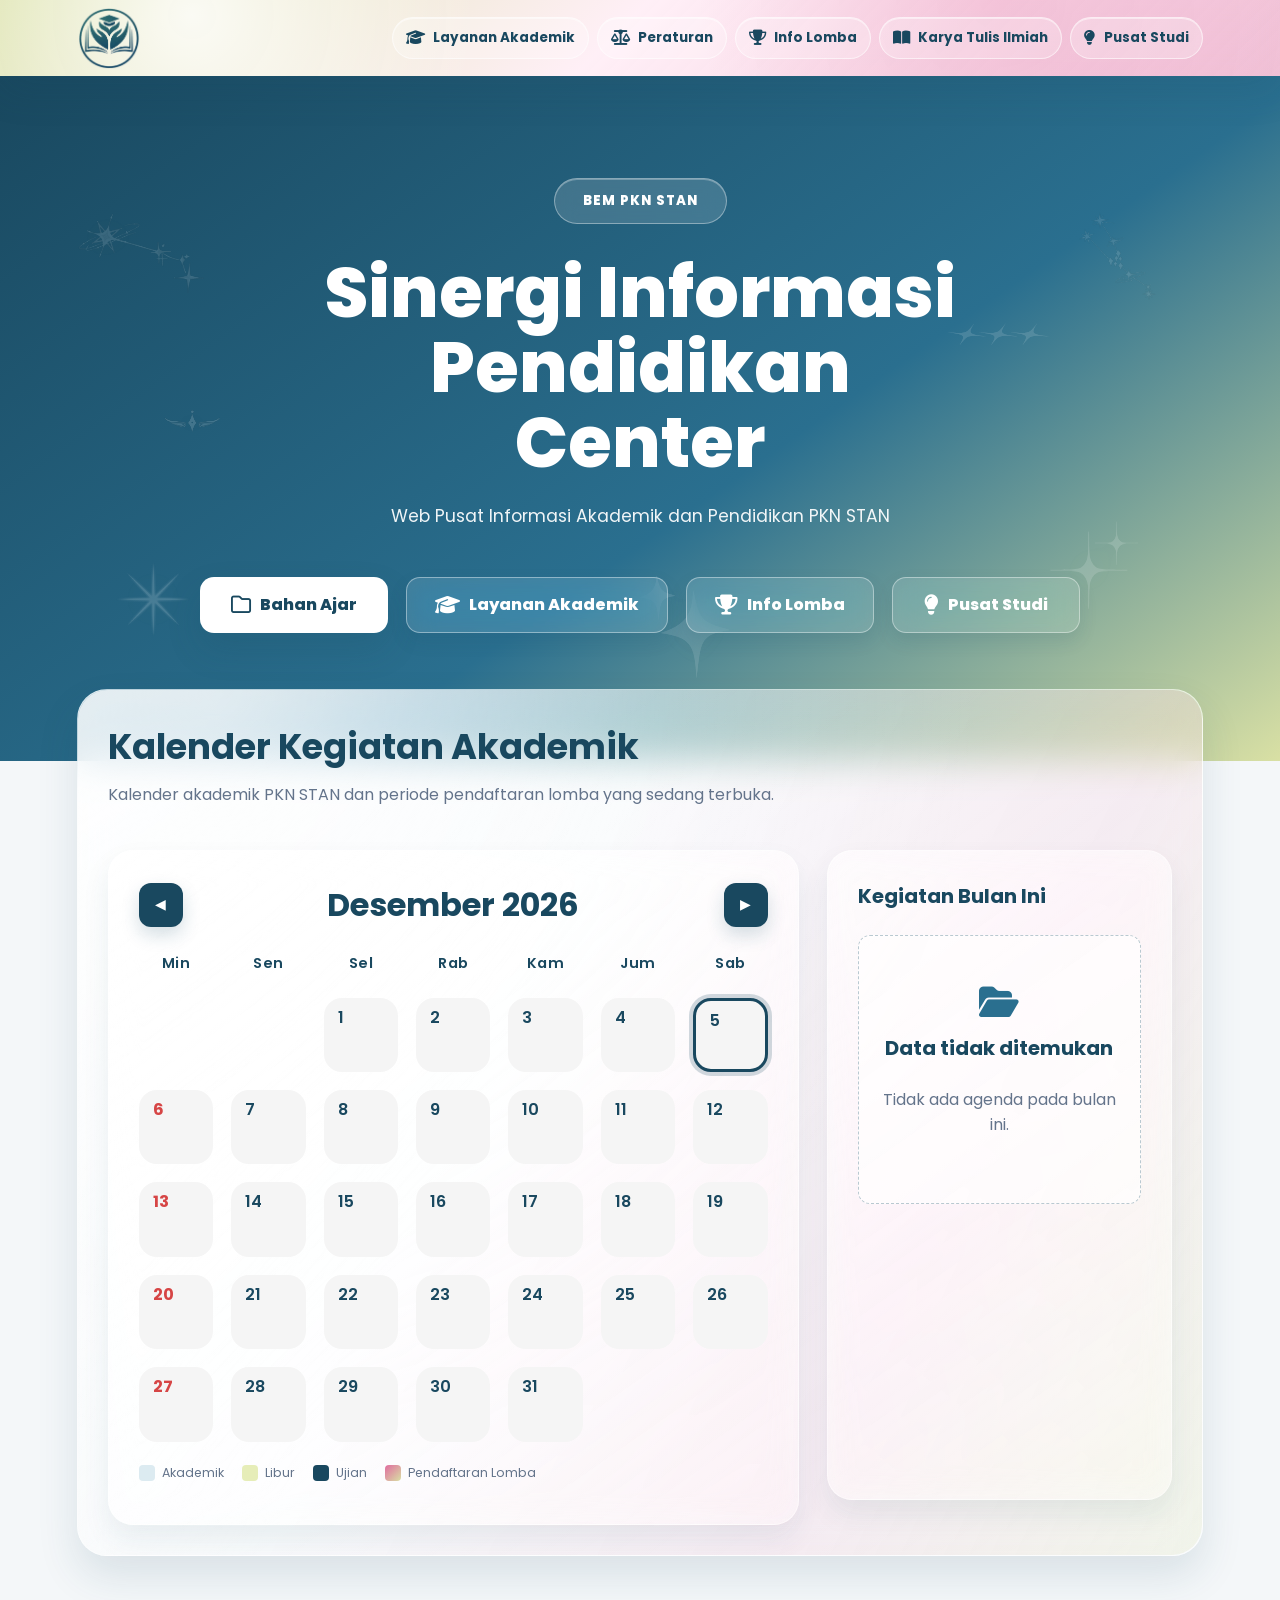
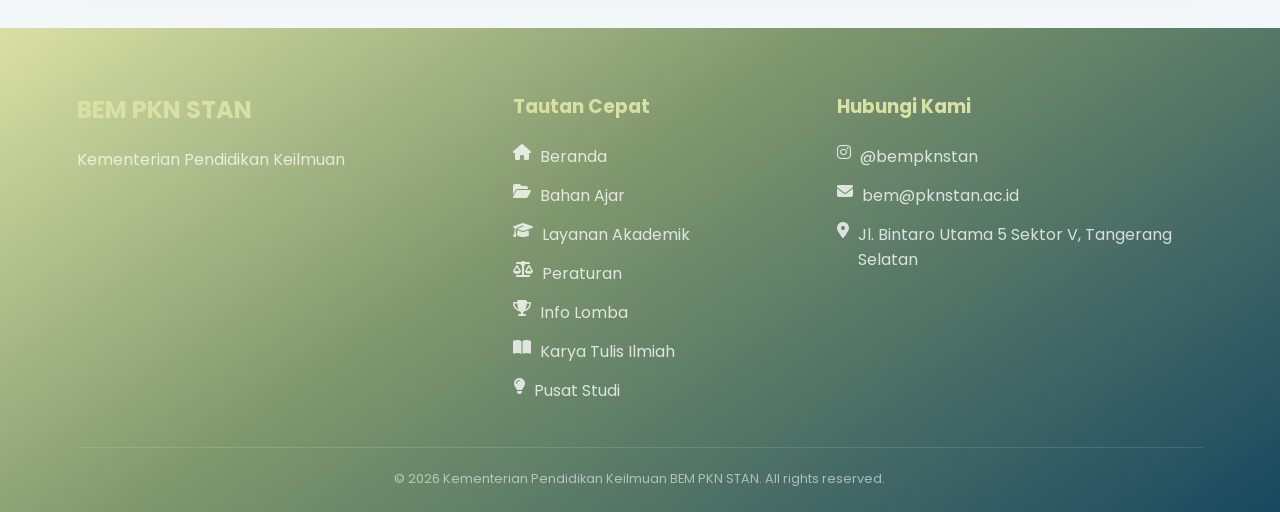
<file: index.html>
<!doctype html>
<html lang="id">
  <head>
    <meta charset="UTF-8" />
    <meta name="viewport" content="width=device-width, initial-scale=1.0" />
    <title>Sinergi Informasi Pendidikan PKN STANINI LAGI TEST GITHUB</title>
    <meta
      name="description"
      content="Pusat informasi akademik dan pendidikan BEM PKN STAN, termasuk kalender akademik dan layanan mahasiswa."
    />
    <meta name="theme-color" content="#19485f" />
    <meta property="og:type" content="website" />
    <meta property="og:title" content="Sinergi Informasi Pendidikan PKN STAN" />
    <meta
      property="og:description"
      content="Pusat informasi akademik dan pendidikan BEM PKN STAN."
    />
    <meta property="og:url" content="https://DOMAIN-WEBSITE/index.html" />
    <link rel="canonical" href="https://DOMAIN-WEBSITE/index.html" />
    <link rel="preconnect" href="https://fonts.googleapis.com" />
    <link rel="preconnect" href="https://fonts.gstatic.com" crossorigin />
    <link
      href="https://fonts.googleapis.com/css2?family=Poppins:wght@300;400;500;600;700;800&display=swap"
      rel="stylesheet"
    />
    <link
      rel="stylesheet"
      href="https://cdnjs.cloudflare.com/ajax/libs/font-awesome/6.5.2/css/all.min.css"
    />
    <link rel="icon" type="image/x-icon" href="image/PK.ico" />
    <link rel="stylesheet" href="./css/style.css?v=20260704-mobile-polish" />
    <script type="module" src="./js/script.js?v=20260704-mobile-polish"></script>
  </head>
  <body data-page="home">
    <div data-include="header"></div>

    <section class="hero hero-home">
      <div class="hero-decor" aria-hidden="true">
        <img
          src="image/decor/aries.svg"
          class="hero-ornament decor-aries"
          alt=""
        />
        <img
          src="image/decor/taurus.svg"
          class="hero-ornament decor-taurus"
          alt=""
        />
        <img
          src="image/decor/element1.svg"
          class="hero-ornament decor-e1"
          alt=""
        />
        <img
          src="image/decor/element2.svg"
          class="hero-ornament decor-e2"
          alt=""
        />
        <img
          src="image/decor/element4.svg"
          class="hero-ornament decor-e4"
          alt=""
        />
        <img
          src="image/decor/element7.svg"
          class="hero-ornament decor-e7"
          alt=""
        />
        <img
          src="image/decor/element9.svg"
          class="hero-ornament decor-e9"
          alt=""
        />
      </div>

      <div class="container hero-content">
        <div class="glass-badge">BEM PKN STAN</div>
        <h1 class="hero-title">Sinergi Informasi Pendidikan<br />Center</h1>
        <p class="hero-subtitle">
          Web Pusat Informasi Akademik dan Pendidikan PKN STAN
        </p>
        <div class="button-group">
          <a
            href="https://lms.pknstan.ac.id"
            target="_blank"
            rel="noopener noreferrer"
            class="btn btn-primary"
            ><i class="fa-regular fa-folder" aria-hidden="true"></i>Bahan Ajar</a
          >
          <a href="layanan.html" class="btn btn-glass"
            ><i class="fa-solid fa-graduation-cap" aria-hidden="true"></i
            >Layanan Akademik</a
          >
          <a href="info-lomba.html" class="btn btn-glass"
            ><i class="fa-solid fa-trophy" aria-hidden="true"></i>Info Lomba</a
          >
          <a href="pusat-studi.html" class="btn btn-glass"
            ><i class="fa-solid fa-lightbulb" aria-hidden="true"></i>Pusat
            Studi</a
          >
        </div>
      </div>
    </section>

    <main class="main-section">
      <div class="container">
        <section
          class="glass-card content-card calendar-card"
          aria-labelledby="calendar-heading"
        >
          <h2 id="calendar-heading">Kalender Kegiatan Akademik</h2>
          <p class="calendar-subtitle">
            Kalender akademik PKN STAN dan periode pendaftaran lomba yang sedang
            terbuka.
          </p>
          <div class="calendar-wrapper">
            <div class="calendar-left">
              <div class="calendar-header">
                <button
                  class="calendar-nav"
                  type="button"
                  id="prevMonthBtn"
                  aria-label="Bulan sebelumnya"
                >
                  &#9664;
                </button>
                <h3 id="monthYear"></h3>
                <button
                  class="calendar-nav"
                  type="button"
                  id="nextMonthBtn"
                  aria-label="Bulan berikutnya"
                >
                  &#9654;
                </button>
              </div>
              <div
                class="calendar-grid"
                id="calendar"
                aria-label="Kalender bulanan"
              ></div>
              <ul class="legend" aria-label="Keterangan warna kalender">
                <li><span class="legend-swatch"></span>Akademik</li>
                <li><span class="legend-swatch libur"></span>Libur</li>
                <li><span class="legend-swatch ujian"></span>Ujian</li>
                <li>
                  <span class="legend-swatch lomba"></span>Pendaftaran Lomba
                </li>
              </ul>
            </div>
            <aside class="calendar-right" aria-labelledby="agenda-heading">
              <h3 id="agenda-heading">Kegiatan Bulan Ini</h3>
              <div class="agenda-list" id="agendaList" aria-live="polite"></div>
            </aside>
          </div>
        </section>
      </div>
    </main>

    <div data-include="footer"></div>
  </body>
</html>
</file>
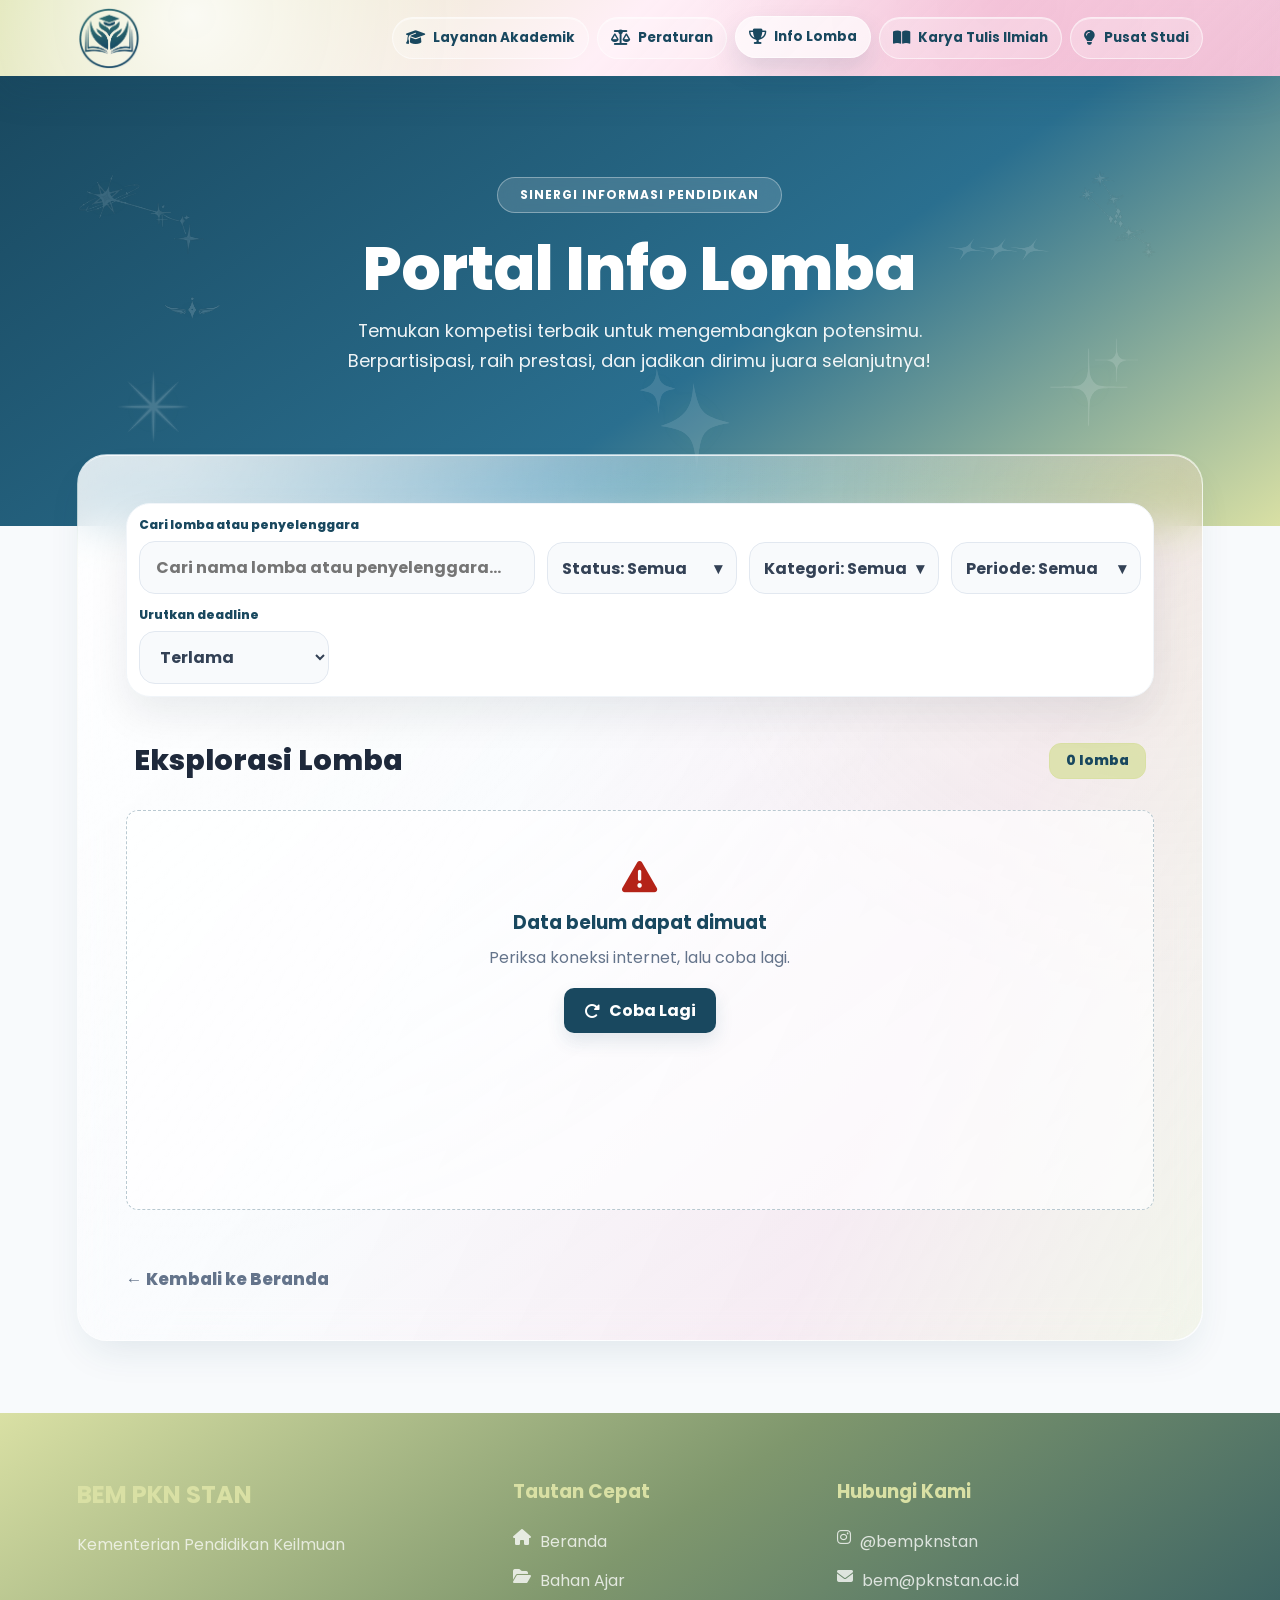
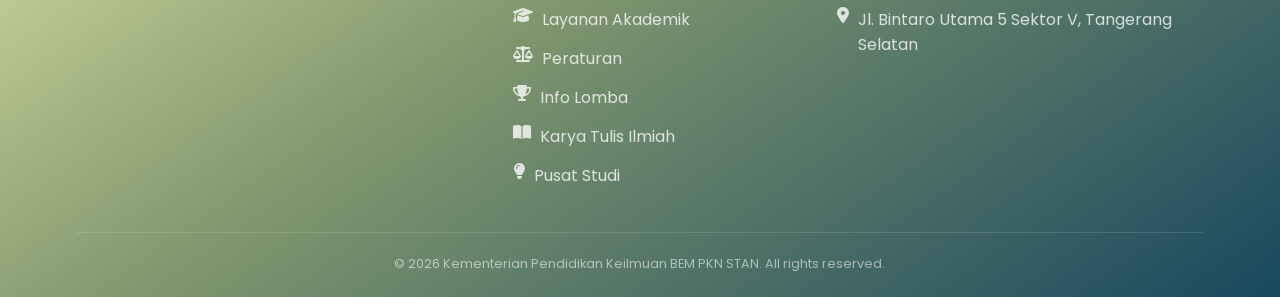
<file: info-lomba.html>
<!doctype html>
<html lang="id">
  <head>
    <meta charset="UTF-8" />
    <meta name="viewport" content="width=device-width, initial-scale=1.0" />
    <title>Portal Info Lomba Mahasiswa - BEM PKN STAN</title>
    <meta
      name="description"
      content="Cari dan filter informasi lomba terbaru untuk mahasiswa PKN STAN berdasarkan kategori, status, dan periode."
    />
    <meta name="theme-color" content="#19485f" />
    <meta property="og:type" content="website" />
    <meta
      property="og:title"
      content="Portal Info Lomba Mahasiswa - BEM PKN STAN"
    />
    <meta
      property="og:description"
      content="Informasi lomba terbaru untuk mahasiswa PKN STAN."
    />
    <meta property="og:url" content="https://DOMAIN-WEBSITE/info-lomba.html" />
    <link rel="canonical" href="https://DOMAIN-WEBSITE/info-lomba.html" />
    <link rel="preconnect" href="https://fonts.googleapis.com" />
    <link rel="preconnect" href="https://fonts.gstatic.com" crossorigin />
    <link
      href="https://fonts.googleapis.com/css2?family=Poppins:wght@300;400;500;600;700;800&display=swap"
      rel="stylesheet"
    />
    <link
      rel="stylesheet"
      href="https://cdnjs.cloudflare.com/ajax/libs/font-awesome/6.5.2/css/all.min.css"
    />
    <link rel="stylesheet" href="css/style.css?v=20260704-mobile-polish" />
    <script type="module" src="js/script.js?v=20260704-mobile-polish"></script>
    <link rel="icon" type="image/x-icon" href="image/PK.ico" />
  </head>
  <body data-page="competitions">
    <div data-include="header"></div>
    <section class="hero">
      <div class="hero-decor" aria-hidden="true">
        <img
          src="image/decor/aries.svg"
          class="hero-ornament decor-aries"
          alt=""
        />
        <img
          src="image/decor/taurus.svg"
          class="hero-ornament decor-taurus"
          alt=""
        />
        <img
          src="image/decor/element1.svg"
          class="hero-ornament decor-e1"
          alt=""
        />
        <img
          src="image/decor/element2.svg"
          class="hero-ornament decor-e2"
          alt=""
        />
        <img
          src="image/decor/element4.svg"
          class="hero-ornament decor-e4"
          alt=""
        />
        <img
          src="image/decor/element7.svg"
          class="hero-ornament decor-e7"
          alt=""
        />
        <img
          src="image/decor/element9.svg"
          class="hero-ornament decor-e9"
          alt=""
        />
      </div>

      <div class="container hero-content">
        <div class="glass-badge">Sinergi Informasi Pendidikan</div>
        <h1 class="hero-title">Portal Info Lomba</h1>
        <p class="hero-subtitle">
          Temukan kompetisi terbaik untuk mengembangkan potensimu.
          Berpartisipasi, raih prestasi, dan jadikan dirimu juara selanjutnya!
        </p>
      </div>
    </section>
    <main class="main-section">
      <div class="container">
        <section class="glass-card" aria-labelledby="competition-heading">
          <h2 class="visually-hidden" id="competition-heading">
            Eksplorasi lomba
          </h2>
          <div class="toolbar">
            <div class="field">
              <label for="competition-search"
                >Cari lomba atau penyelenggara</label
              ><input
                class="input"
                id="competition-search"
                type="search"
                placeholder="Cari nama lomba atau penyelenggara..."
              />
            </div>
            <div class="filter-group">
              <button
                class="filter-toggle"
                type="button"
                aria-expanded="false"
                aria-controls="status-filter-panel"
              >
                <span id="status-filter-label">Status: Semua</span
                ><span aria-hidden="true">&#9662;</span>
              </button>
              <div class="filter-panel" id="status-filter-panel" hidden></div>
            </div>
            <div class="filter-group">
              <button
                class="filter-toggle"
                type="button"
                aria-expanded="false"
                aria-controls="category-filter-panel"
              >
                <span id="category-filter-label">Kategori: Semua</span
                ><span aria-hidden="true">&#9662;</span>
              </button>
              <div class="filter-panel" id="category-filter-panel" hidden></div>
            </div>
            <div class="filter-group">
              <button
                class="filter-toggle"
                type="button"
                aria-expanded="false"
                aria-controls="month-filter-panel"
              >
                <span id="month-filter-label">Periode: Semua</span
                ><span aria-hidden="true">&#9662;</span>
              </button>
              <div class="filter-panel" id="month-filter-panel" hidden></div>
            </div>
            <div class="select-field">
              <label for="competition-sort">Urutkan deadline</label
              ><select class="select" id="competition-sort">
                <option value="asc">Terdekat</option>
                <option value="desc">Terlama</option>
              </select>
            </div>
          </div>
          <div class="result-bar">
            <h2 class="section-heading">Eksplorasi Lomba</h2>
            <span class="result-count" id="competition-count" aria-live="polite"
              >0 lomba</span
            >
          </div>
          <div
            class="data-grid"
            id="competitions-grid"
            aria-live="polite"
          ></div>
          <div class="pagination" id="competition-pagination" hidden>
            <button class="btn btn-secondary" type="button" id="prev-page">
              Sebelumnya</button
            ><span id="page-info" aria-live="polite">Halaman 1 dari 1</span
            ><button class="btn btn-secondary" type="button" id="next-page">
              Berikutnya
            </button>
          </div>
          <a class="back-link" href="index.html">&larr; Kembali ke Beranda</a>
        </section>
      </div>
    </main>
    <div
      class="modal"
      id="competition-modal"
      role="dialog"
      aria-modal="true"
      aria-labelledby="competition-modal-title"
      aria-describedby="competition-modal-description"
      aria-hidden="true"
      hidden
    >
      <div class="modal-dialog">
        <div class="modal-header">
          <div>
            <h2 id="competition-modal-title">Detail Lomba</h2>
            <p id="competition-modal-description">
              Informasi lengkap kompetisi yang dipilih.
            </p>
          </div>
          <button
            class="modal-close"
            type="button"
            data-modal-close
            aria-label="Tutup modal"
          >
            &times;
          </button>
        </div>
        <div class="modal-body" id="competition-modal-body"></div>
      </div>
    </div>
    <div data-include="footer"></div>
  </body>
</html>
</file>
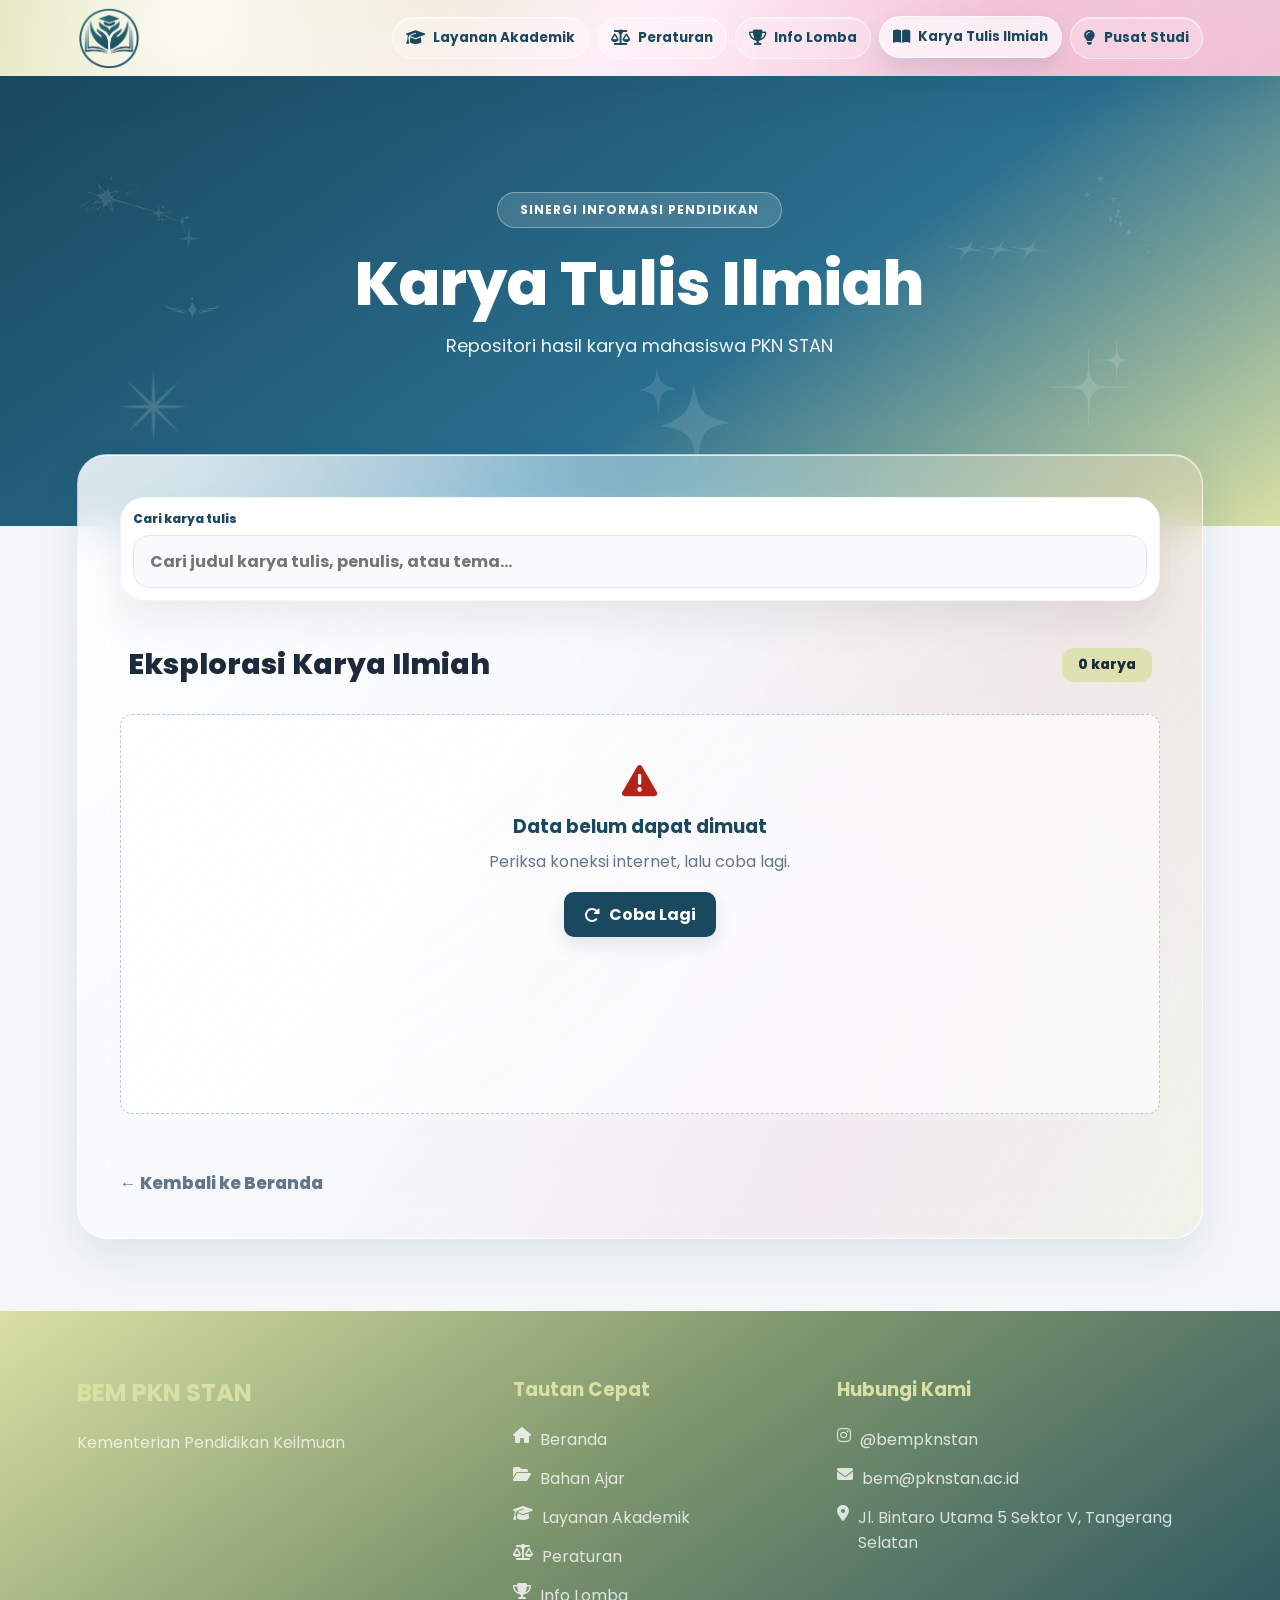
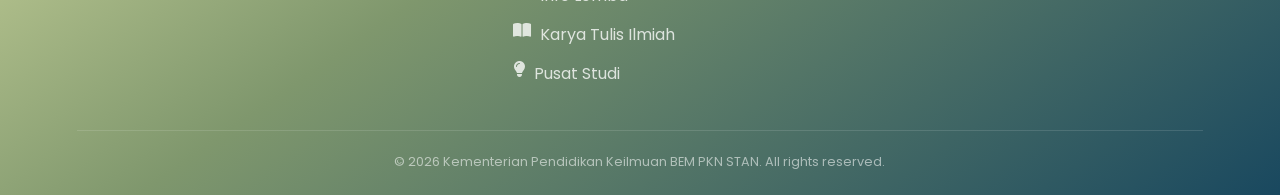
<file: kti.html>
<!doctype html>
<html lang="id">
  <head>
    <meta charset="UTF-8" />
    <meta name="viewport" content="width=device-width, initial-scale=1.0" />
    <title>Repositori Karya Tulis Ilmiah - BEM PKN STAN</title>
    <meta
      name="description"
      content="Cari karya tulis ilmiah mahasiswa PKN STAN berdasarkan judul, penulis, atau tema."
    />
    <meta name="theme-color" content="#19485f" />
    <meta property="og:type" content="website" />
    <meta
      property="og:title"
      content="Repositori Karya Tulis Ilmiah - BEM PKN STAN"
    />
    <meta
      property="og:description"
      content="Repositori pencarian karya tulis ilmiah mahasiswa PKN STAN."
    />
    <meta property="og:url" content="https://DOMAIN-WEBSITE/kti.html" />
    <link rel="canonical" href="https://DOMAIN-WEBSITE/kti.html" />
    <link rel="preconnect" href="https://fonts.googleapis.com" />
    <link rel="preconnect" href="https://fonts.gstatic.com" crossorigin />
    <link
      href="https://fonts.googleapis.com/css2?family=Poppins:wght@300;400;500;600;700;800&display=swap"
      rel="stylesheet"
    />
    <link
      rel="stylesheet"
      href="https://cdnjs.cloudflare.com/ajax/libs/font-awesome/6.5.2/css/all.min.css"
    />
    <script type="module" src="js/script.js?v=20260704-mobile-polish"></script>
    <link rel="stylesheet" href="css/style.css?v=20260704-mobile-polish" />
    <link rel="icon" type="image/x-icon" href="image/PK.ico" />
  </head>
  <body data-page="kti">
    <div data-include="header"></div>
    <section class="hero">
      <div class="hero-decor" aria-hidden="true">
        <img
          src="image/decor/aries.svg"
          class="hero-ornament decor-aries"
          alt=""
        />
        <img
          src="image/decor/taurus.svg"
          class="hero-ornament decor-taurus"
          alt=""
        />
        <img
          src="image/decor/element1.svg"
          class="hero-ornament decor-e1"
          alt=""
        />
        <img
          src="image/decor/element2.svg"
          class="hero-ornament decor-e2"
          alt=""
        />
        <img
          src="image/decor/element4.svg"
          class="hero-ornament decor-e4"
          alt=""
        />
        <img
          src="image/decor/element7.svg"
          class="hero-ornament decor-e7"
          alt=""
        />
        <img
          src="image/decor/element9.svg"
          class="hero-ornament decor-e9"
          alt=""
        />
      </div>
      <div class="container hero-content">
        <div class="glass-badge">Sinergi Informasi Pendidikan</div>
        <h1 class="hero-title">Karya Tulis Ilmiah</h1>
        <p class="hero-subtitle">Repositori hasil karya mahasiswa PKN STAN</p>
      </div>
    </section>
    <main class="main-section">
      <div class="container">
        <section class="glass-card" aria-labelledby="kti-heading">
          <div class="toolbar">
            <div class="field">
              <label for="kti-search">Cari karya tulis</label
              ><input
                class="input"
                id="kti-search"
                type="search"
                placeholder="Cari judul karya tulis, penulis, atau tema..."
              />
            </div>
          </div>
          <div class="result-bar">
            <h2 class="section-heading" id="kti-heading">
              Eksplorasi Karya Ilmiah
            </h2>
            <span class="result-count" id="kti-count" aria-live="polite"
              >0 karya</span
            >
          </div>
          <div class="data-grid" id="kti-grid" aria-live="polite"></div>
          <a class="back-link" href="index.html">&larr; Kembali ke Beranda</a>
        </section>
      </div>
    </main>
    <div data-include="footer"></div>
  </body>
</html>
</file>
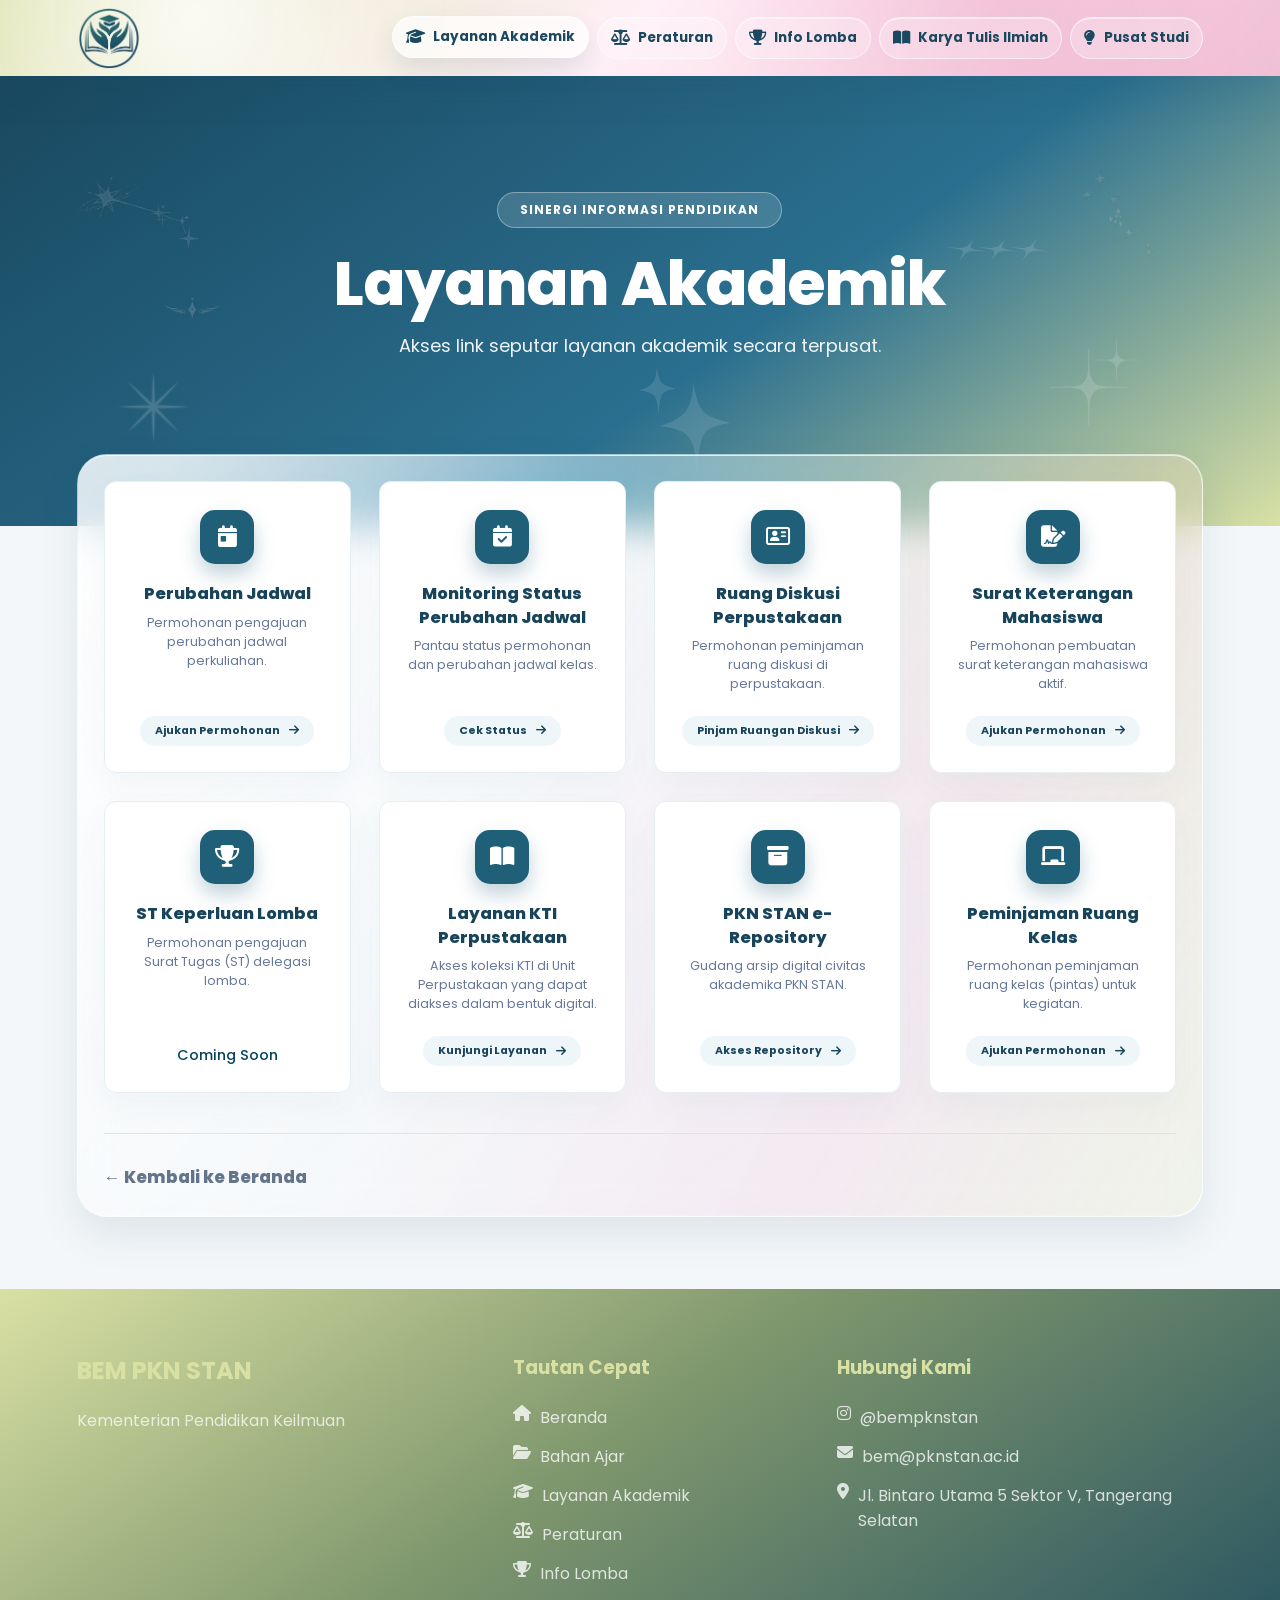
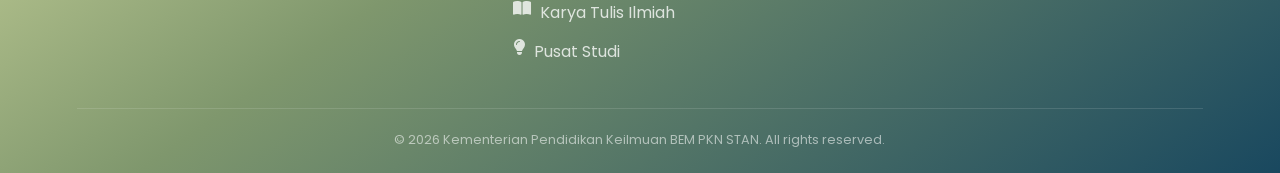
<file: layanan.html>
<!doctype html>
<html lang="id">
  <head>
    <meta charset="UTF-8" />
    <meta name="viewport" content="width=device-width, initial-scale=1.0" />
    <title>Layanan Akademik Mahasiswa - BEM PKN STAN</title>
    <meta
      name="description"
      content="Akses terpusat layanan perubahan jadwal, surat mahasiswa, peminjaman ruang, perpustakaan, dan repositori PKN STAN."
    />
    <meta name="theme-color" content="#19485f" />
    <meta property="og:type" content="website" />
    <meta
      property="og:title"
      content="Layanan Akademik Mahasiswa - BEM PKN STAN"
    />
    <meta
      property="og:description"
      content="Akses layanan akademik mahasiswa PKN STAN secara terpusat."
    />
    <meta property="og:url" content="https://DOMAIN-WEBSITE/layanan.html" />
    <link rel="canonical" href="https://DOMAIN-WEBSITE/layanan.html" />
    <link rel="preconnect" href="https://fonts.googleapis.com" />
    <link rel="preconnect" href="https://fonts.gstatic.com" crossorigin />
    <link
      href="https://fonts.googleapis.com/css2?family=Poppins:wght@300;400;500;600;700;800&display=swap"
      rel="stylesheet"
    />
    <link
      rel="stylesheet"
      href="https://cdnjs.cloudflare.com/ajax/libs/font-awesome/6.5.2/css/all.min.css"
    />
    <link rel="stylesheet" href="css/style.css?v=20260704-mobile-polish" />
    <script type="module" src="js/script.js?v=20260704-mobile-polish"></script>
    <link rel="icon" type="image/x-icon" href="image/PK.ico" />
  </head>
  <body data-page="services">
    <div data-include="header"></div>
    <section class="hero">
      <div class="hero-decor" aria-hidden="true">
        <img
          src="image/decor/aries.svg"
          class="hero-ornament decor-aries"
          alt=""
        />
        <img
          src="image/decor/taurus.svg"
          class="hero-ornament decor-taurus"
          alt=""
        />
        <img
          src="image/decor/element1.svg"
          class="hero-ornament decor-e1"
          alt=""
        />
        <img
          src="image/decor/element2.svg"
          class="hero-ornament decor-e2"
          alt=""
        />
        <img
          src="image/decor/element4.svg"
          class="hero-ornament decor-e4"
          alt=""
        />
        <img
          src="image/decor/element7.svg"
          class="hero-ornament decor-e7"
          alt=""
        />
        <img
          src="image/decor/element9.svg"
          class="hero-ornament decor-e9"
          alt=""
        />
      </div>

      <div class="container hero-content">
        <div class="glass-badge">Sinergi Informasi Pendidikan</div>
        <h1 class="hero-title">Layanan Akademik</h1>
        <p class="hero-subtitle">
          Akses link seputar layanan akademik secara terpusat.
        </p>
      </div>
    </section>
    <main class="main-section">
      <div class="container">
        <section
          class="glass-card service-panel"
          aria-labelledby="service-heading"
        >
          <h2 class="visually-hidden" id="service-heading">
            Daftar layanan akademik
          </h2>
          <div class="service-grid">
            <article class="card service-card">
              <div class="service-icon" aria-hidden="true">
                <i class="fa-solid fa-calendar-day"></i>
              </div>
              <h3>Perubahan Jadwal</h3>
              <p>Permohonan pengajuan perubahan jadwal perkuliahan.</p>
              <a
                class="btn card-action service-action"
                href="https://docs.google.com/forms/d/e/1FAIpQLSeNjKUgqtohKpSI7vD9RB8ul39QeneYHlnmnTT47p2EtaRqXw/viewform"
                target="_blank"
                rel="noopener noreferrer"
                >Ajukan Permohonan
                <i class="fa-solid fa-arrow-right" aria-hidden="true"></i
              ></a>
            </article>
            <article class="card service-card">
              <div class="service-icon" aria-hidden="true">
                <i class="fa-solid fa-calendar-check"></i>
              </div>
              <h3>Monitoring Status Perubahan Jadwal</h3>
              <p>Pantau status permohonan dan perubahan jadwal kelas.</p>
              <a
                class="btn card-action service-action"
                href="https://docs.google.com/spreadsheets/d/1qJS_v1nyLR9bWHXzfWd3d0cPJqBEIyUks3wTx6qtlDo/edit?gid=304831868#gid=304831868"
                target="_blank"
                rel="noopener noreferrer"
                >Cek Status
                <i class="fa-solid fa-arrow-right" aria-hidden="true"></i
              ></a>
            </article>
            <article class="card service-card">
              <div class="service-icon" aria-hidden="true">
                <i class="fa-regular fa-address-card"></i>
              </div>
              <h3>Ruang Diskusi Perpustakaan</h3>
              <p>Permohonan peminjaman ruang diskusi di perpustakaan.</p>
              <a
                class="btn card-action service-action"
                href="https://docs.google.com/forms/d/e/1FAIpQLSdoT64dsPCmC-b0qZ56jcCwLSr_8lnGIjNgy1ODdf1de3uvmg/viewform"
                target="_blank"
                rel="noopener noreferrer"
                >Pinjam Ruangan Diskusi
                <i class="fa-solid fa-arrow-right" aria-hidden="true"></i
              ></a>
            </article>
            <article class="card service-card">
              <div class="service-icon" aria-hidden="true">
                <i class="fa-solid fa-file-signature"></i>
              </div>
              <h3>Surat Keterangan Mahasiswa</h3>
              <p>Permohonan pembuatan surat keterangan mahasiswa aktif.</p>
              <a
                class="btn card-action service-action"
                href="https://docs.google.com/forms/d/e/1FAIpQLSdmGySZIHvmw28EmDxQNQJSUYTy8oBr9ECev-1MyT_usxqlyA/viewform"
                target="_blank"
                rel="noopener noreferrer"
                >Ajukan Permohonan
                <i class="fa-solid fa-arrow-right" aria-hidden="true"></i
              ></a>
            </article>
            <article class="card service-card">
              <div class="service-icon" aria-hidden="true">
                <i class="fa-solid fa-trophy"></i>
              </div>
              <h3>ST Keperluan Lomba</h3>
              <p>Permohonan pengajuan Surat Tugas (ST) delegasi lomba.</p>
              <span class="disabled-label">Coming Soon</span>
            </article>
            <article class="card service-card">
              <div class="service-icon" aria-hidden="true">
                <i class="fa-solid fa-book-open"></i>
              </div>
              <h3>Layanan KTI Perpustakaan</h3>
              <p>
                Akses koleksi KTI di Unit Perpustakaan yang dapat diakses dalam
                bentuk digital.
              </p>
              <a
                class="btn card-action service-action"
                href="https://docs.google.com/forms/d/e/1FAIpQLScs25wCRI5Z9GIKGcSZuTK3cgQWTuvpSCZdNzxRdeE1AKRg4w/viewform"
                target="_blank"
                rel="noopener noreferrer"
                >Kunjungi Layanan
                <i class="fa-solid fa-arrow-right" aria-hidden="true"></i
              ></a>
            </article>
            <article class="card service-card">
              <div class="service-icon" aria-hidden="true">
                <i class="fa-solid fa-box-archive"></i>
              </div>
              <h3>PKN STAN e-Repository</h3>
              <p>Gudang arsip digital civitas akademika PKN STAN.</p>
              <a
                class="btn card-action service-action"
                href="https://eprints.pknstan.ac.id/"
                target="_blank"
                rel="noopener noreferrer"
                >Akses Repository
                <i class="fa-solid fa-arrow-right" aria-hidden="true"></i
              ></a>
            </article>
            <article class="card service-card">
              <div class="service-icon" aria-hidden="true">
                <i class="fa-solid fa-chalkboard"></i>
              </div>
              <h3>Peminjaman Ruang Kelas</h3>
              <p>Permohonan peminjaman ruang kelas (pintas) untuk kegiatan.</p>
              <a
                class="btn card-action service-action"
                href="https://pintas.pknstan.ac.id"
                target="_blank"
                rel="noopener noreferrer"
                >Ajukan Permohonan
                <i class="fa-solid fa-arrow-right" aria-hidden="true"></i
              ></a>
            </article>
          </div>
          <div class="service-footer">
            <a class="back-link" href="index.html">&larr; Kembali ke Beranda</a>
          </div>
        </section>
      </div>
    </main>
    <div data-include="footer"></div>
  </body>
</html>
</file>
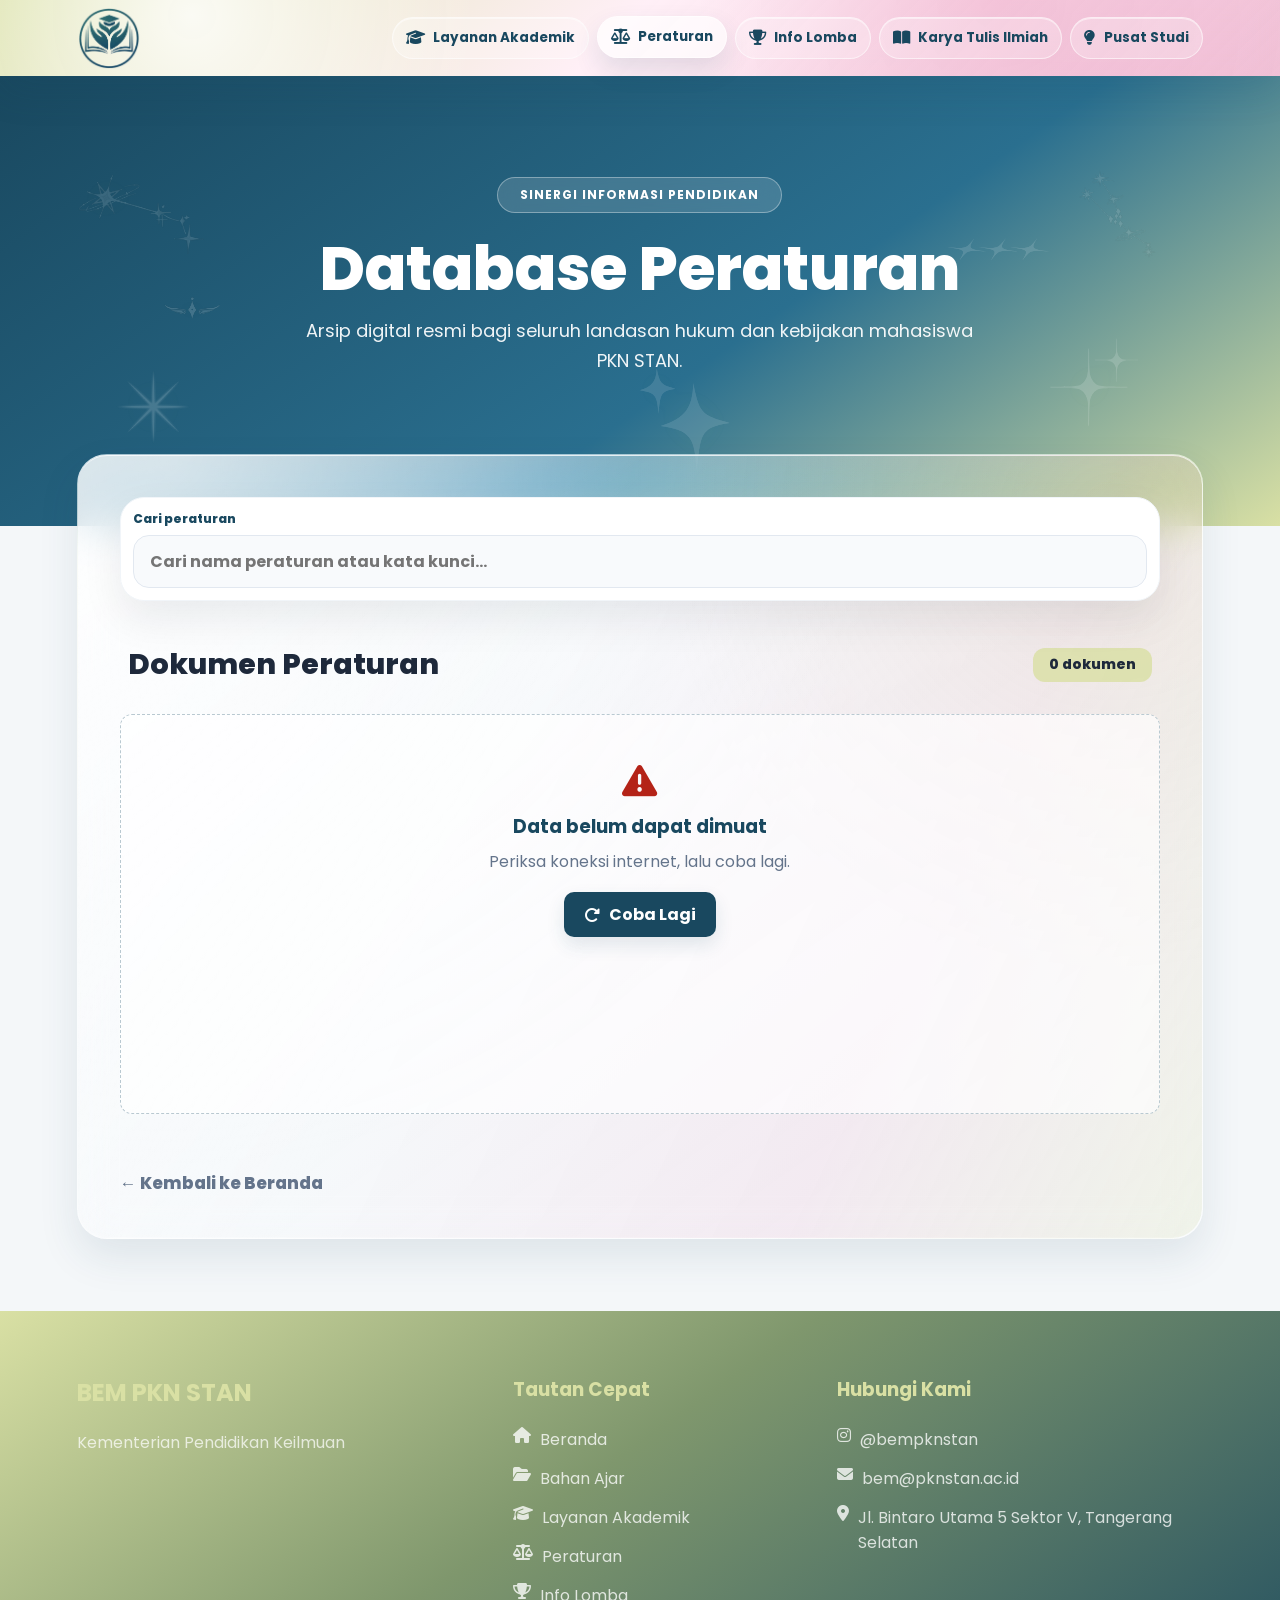
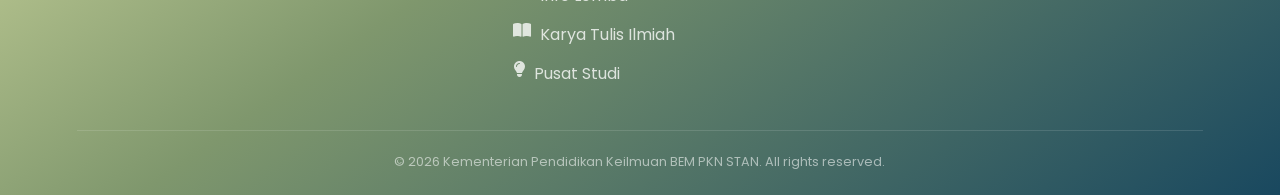
<file: peraturan.html>
<!doctype html>
<html lang="id">
  <head>
    <meta charset="UTF-8" />
    <meta name="viewport" content="width=device-width, initial-scale=1.0" />
    <title>Database Peraturan Mahasiswa - BEM PKN STAN</title>
    <meta
      name="description"
      content="Arsip digital landasan hukum dan kebijakan mahasiswa PKN STAN yang dapat dicari, dilihat, dan diunduh."
    />
    <meta name="theme-color" content="#19485f" />
    <meta property="og:type" content="website" />
    <meta
      property="og:title"
      content="Database Peraturan Mahasiswa - BEM PKN STAN"
    />
    <meta
      property="og:description"
      content="Arsip digital landasan hukum dan kebijakan mahasiswa PKN STAN."
    />
    <meta property="og:url" content="https://DOMAIN-WEBSITE/peraturan.html" />
    <link rel="canonical" href="https://DOMAIN-WEBSITE/peraturan.html" />
    <link rel="preconnect" href="https://fonts.googleapis.com" />
    <link rel="preconnect" href="https://fonts.gstatic.com" crossorigin />
    <link
      href="https://fonts.googleapis.com/css2?family=Poppins:wght@300;400;500;600;700;800&display=swap"
      rel="stylesheet"
    />
    <link
      rel="stylesheet"
      href="https://cdnjs.cloudflare.com/ajax/libs/font-awesome/6.5.2/css/all.min.css"
    />
    <script type="module" src="js/script.js?v=20260704-mobile-polish"></script>
    <link rel="stylesheet" href="css/style.css?v=20260704-mobile-polish" />
    <link rel="icon" type="image/x-icon" href="image/PK.ico" />
  </head>
  <body data-page="regulations">
    <div data-include="header"></div>
    <section class="hero">
      <div class="hero-decor" aria-hidden="true">
        <img
          src="image/decor/aries.svg"
          class="hero-ornament decor-aries"
          alt=""
        />
        <img
          src="image/decor/taurus.svg"
          class="hero-ornament decor-taurus"
          alt=""
        />
        <img
          src="image/decor/element1.svg"
          class="hero-ornament decor-e1"
          alt=""
        />
        <img
          src="image/decor/element2.svg"
          class="hero-ornament decor-e2"
          alt=""
        />
        <img
          src="image/decor/element4.svg"
          class="hero-ornament decor-e4"
          alt=""
        />
        <img
          src="image/decor/element7.svg"
          class="hero-ornament decor-e7"
          alt=""
        />
        <img
          src="image/decor/element9.svg"
          class="hero-ornament decor-e9"
          alt=""
        />
      </div>

      <div class="container hero-content">
        <div class="glass-badge">Sinergi Informasi Pendidikan</div>
        <h1 class="hero-title">Database Peraturan</h1>
        <p class="hero-subtitle">
          Arsip digital resmi bagi seluruh landasan hukum dan kebijakan
          mahasiswa PKN STAN.
        </p>
      </div>
    </section>
    <main class="main-section">
      <div class="container">
        <section class="glass-card" aria-labelledby="regulation-heading">
          <h2 class="visually-hidden" id="regulation-heading">
            Daftar peraturan
          </h2>
          <div class="toolbar">
            <div class="field">
              <label for="regulation-search">Cari peraturan</label
              ><input
                class="input"
                id="regulation-search"
                type="search"
                placeholder="Cari nama peraturan atau kata kunci..."
              />
            </div>
          </div>
          <div class="result-bar">
            <h2 class="section-heading">Dokumen Peraturan</h2>
            <span class="result-count" id="regulation-count" aria-live="polite"
              >0 dokumen</span
            >
          </div>
          <div class="data-grid" id="regulation-grid" aria-live="polite"></div>
          <a class="back-link" href="index.html">&larr; Kembali ke Beranda</a>
        </section>
      </div>
    </main>
    <div
      class="modal"
      id="pdf-modal"
      role="dialog"
      aria-modal="true"
      aria-labelledby="pdf-title"
      aria-describedby="pdf-description"
      aria-hidden="true"
      hidden
    >
      <div class="modal-dialog pdf-dialog">
        <div class="modal-header">
          <div>
            <h2 id="pdf-title">Pratinjau Dokumen</h2>
            <p id="pdf-description">Dokumen resmi peraturan kampus.</p>
          </div>
          <div class="card-actions">
            <a
              class="btn card-action"
              id="pdf-download"
              target="_blank"
              rel="noopener noreferrer"
              >Unduh PDF</a
            ><button
              class="modal-close"
              type="button"
              data-modal-close
              aria-label="Tutup modal"
            >
              &times;
            </button>
          </div>
        </div>
        <div class="modal-body">
          <div class="modal-error" id="pdf-error" hidden>
            Dokumen tidak dapat dibuka karena URL tidak valid atau tidak
            diizinkan.
          </div>
          <iframe
            class="pdf-frame"
            id="pdf-frame"
            title="Pratinjau dokumen"
          ></iframe>
        </div>
      </div>
    </div>
    <div data-include="footer"></div>
  </body>
</html>
</file>
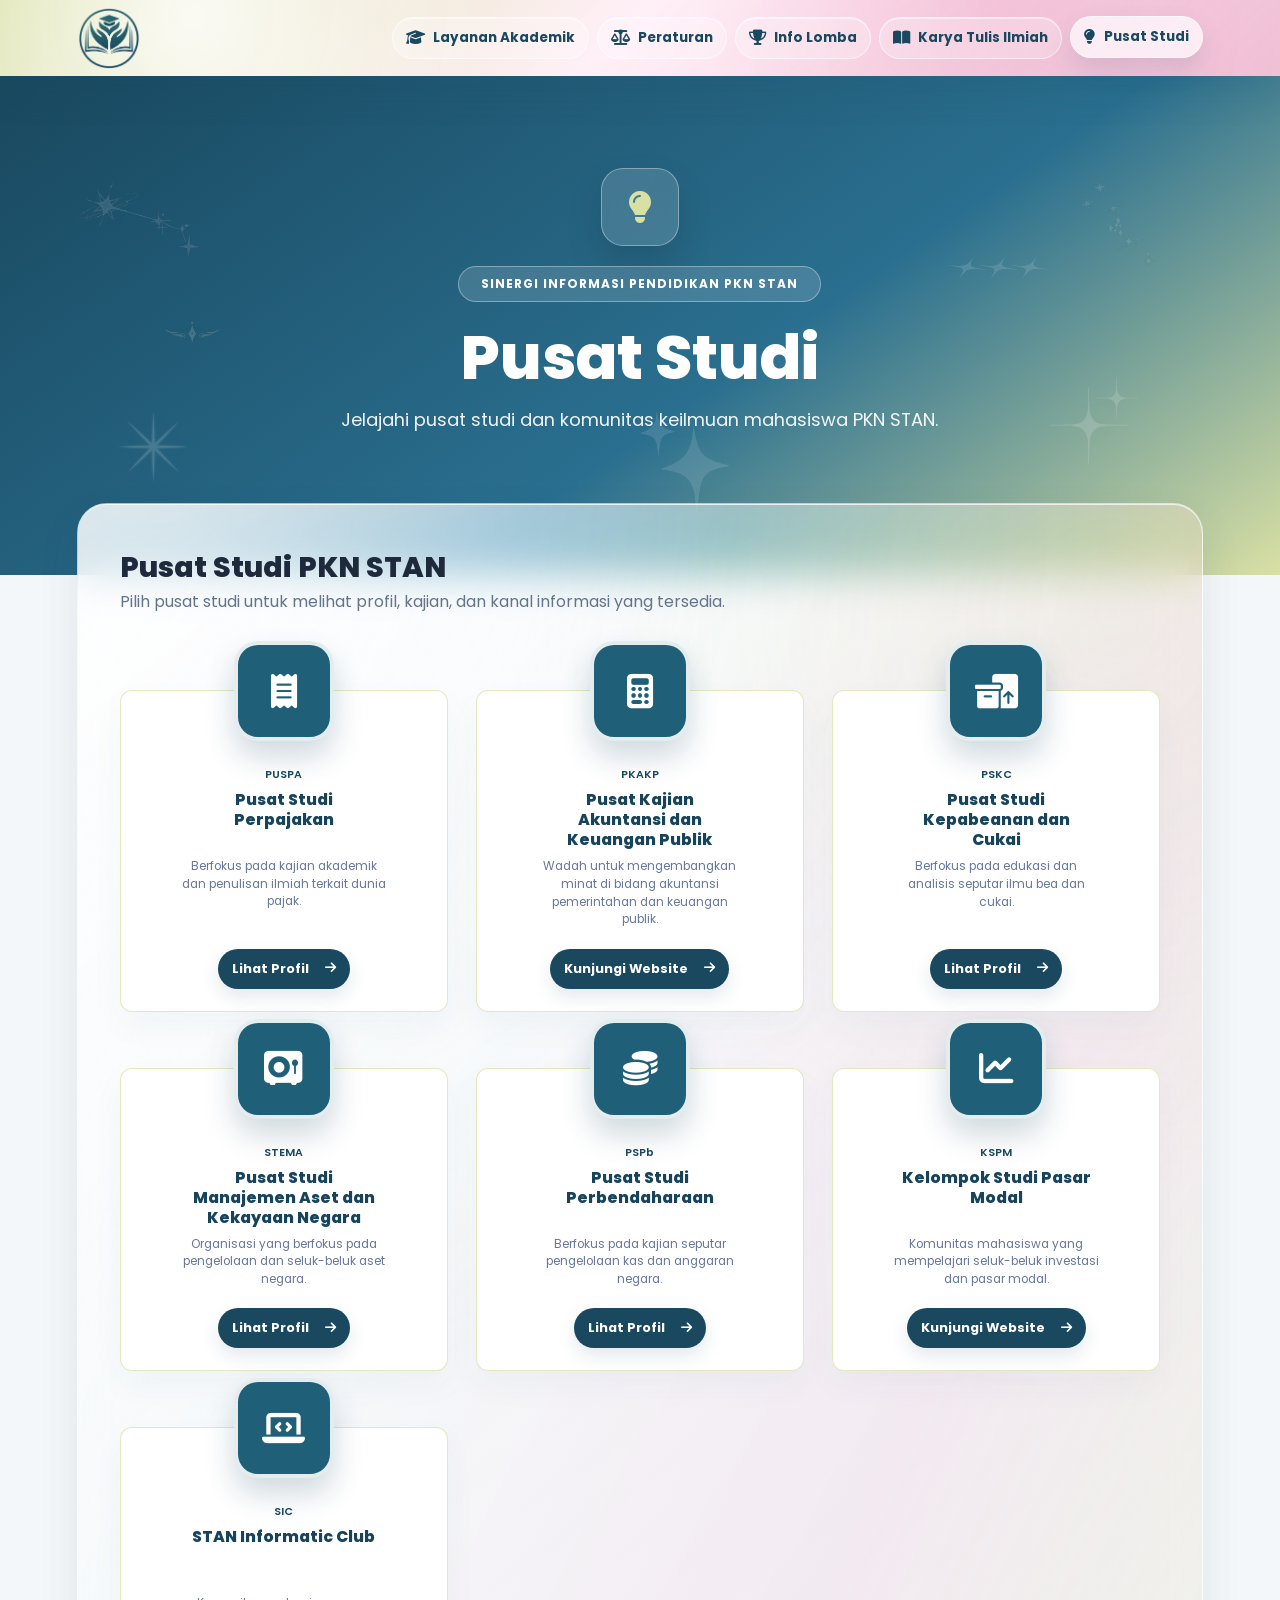
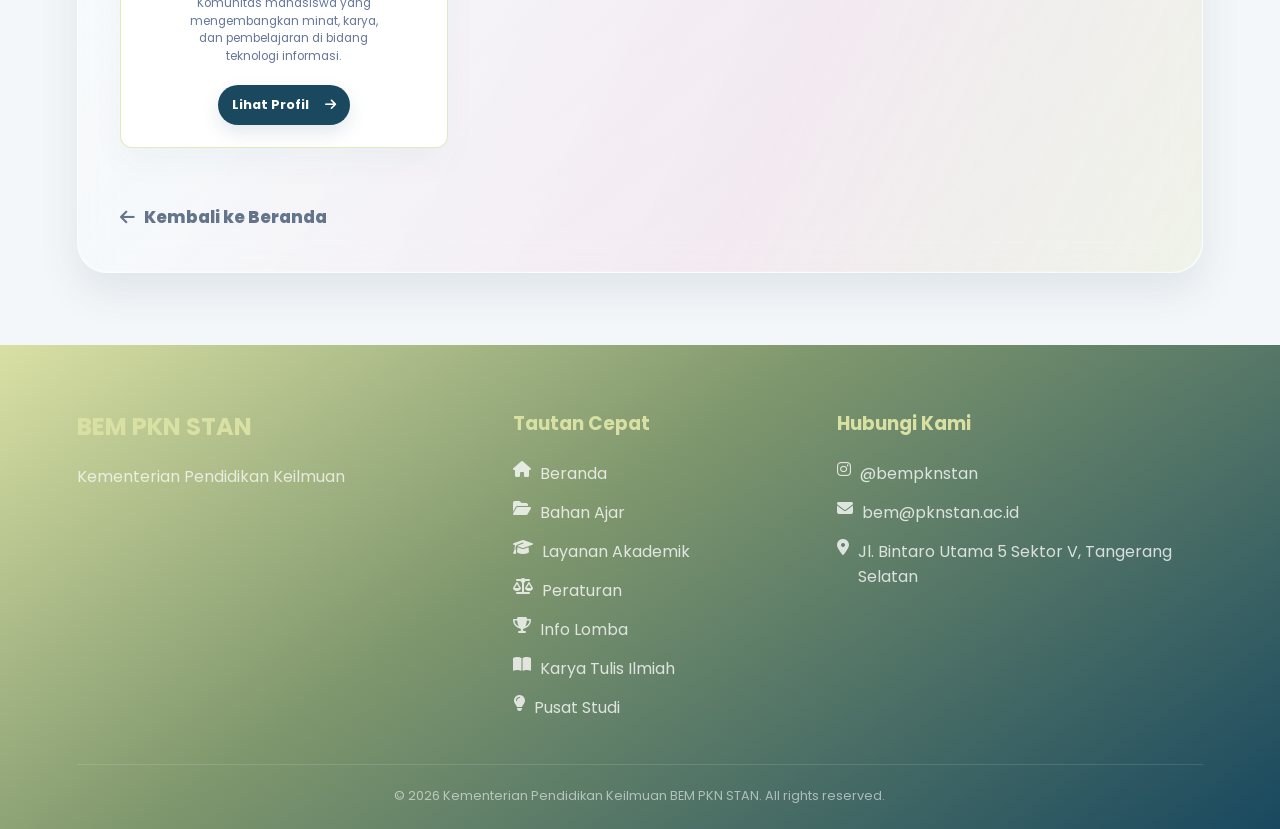
<file: pusat-studi.html>
<!doctype html>
<html lang="id">
  <head>
    <meta charset="UTF-8" />
    <meta name="viewport" content="width=device-width, initial-scale=1.0" />
    <title>Pusat Studi PKN STAN - BEM PKN STAN</title>
    <meta
      name="description"
      content="Daftar pusat studi dan komunitas keilmuan PKN STAN beserta tautan profil dan website masing-masing."
    />
    <meta name="theme-color" content="#19485f" />
    <meta property="og:type" content="website" />
    <meta property="og:title" content="Pusat Studi PKN STAN - BEM PKN STAN" />
    <meta
      property="og:description"
      content="Eksplorasi pusat studi perpajakan, akuntansi, kepabeanan, aset negara, perbendaharaan, pasar modal, dan informatika di PKN STAN."
    />
    <meta property="og:url" content="https://DOMAIN-WEBSITE/pusat-studi.html" />
    <link rel="canonical" href="https://DOMAIN-WEBSITE/pusat-studi.html" />
    <link rel="preconnect" href="https://fonts.googleapis.com" />
    <link rel="preconnect" href="https://fonts.gstatic.com" crossorigin />
    <link
      href="https://fonts.googleapis.com/css2?family=Poppins:wght@300;400;500;600;700;800&display=swap"
      rel="stylesheet"
    />
    <link
      rel="stylesheet"
      href="https://cdnjs.cloudflare.com/ajax/libs/font-awesome/6.4.0/css/all.min.css"
    />
    <link rel="stylesheet" href="css/style.css?v=20260704-mobile-polish" />
    <script type="module" src="js/script.js?v=20260704-mobile-polish"></script>
    <link rel="icon" type="image/x-icon" href="image/PK.ico" />
  </head>
  <body data-page="pusat-studi">
    <div data-include="header"></div>

    <section class="hero">
      <div class="hero-decor" aria-hidden="true">
        <img
          src="image/decor/aries.svg"
          class="hero-ornament decor-aries"
          alt=""
        />
        <img
          src="image/decor/taurus.svg"
          class="hero-ornament decor-taurus"
          alt=""
        />
        <img
          src="image/decor/element1.svg"
          class="hero-ornament decor-e1"
          alt=""
        />
        <img
          src="image/decor/element2.svg"
          class="hero-ornament decor-e2"
          alt=""
        />
        <img
          src="image/decor/element4.svg"
          class="hero-ornament decor-e4"
          alt=""
        />
        <img
          src="image/decor/element7.svg"
          class="hero-ornament decor-e7"
          alt=""
        />
        <img
          src="image/decor/element9.svg"
          class="hero-ornament decor-e9"
          alt=""
        />
      </div>

      <div class="container hero-content">
        <div class="hero-icon" aria-hidden="true">
          <i class="fa-solid fa-lightbulb"></i>
        </div>
        <div class="glass-badge">Sinergi Informasi Pendidikan PKN STAN</div>
        <h1 class="hero-title">Pusat Studi</h1>
        <p class="hero-subtitle">
          Jelajahi pusat studi dan komunitas keilmuan mahasiswa PKN STAN.
        </p>
      </div>
    </section>

    <main class="main-section">
      <div class="container">
        <section class="glass-card" aria-labelledby="study-heading">
          <h2 class="section-heading" id="study-heading">
            Pusat Studi PKN STAN
          </h2>
          <p class="section-subtitle">
            Pilih pusat studi untuk melihat profil, kajian, dan kanal informasi
            yang tersedia.
          </p>

          <div class="service-grid study-grid">
            <article class="card service-card study-card">
              <div class="service-icon" aria-hidden="true">
                <i class="fa-solid fa-receipt"></i>
              </div>
              <span class="study-code">PUSPA</span>
              <h3>Pusat Studi Perpajakan</h3>
              <p>
                Berfokus pada kajian akademik dan penulisan ilmiah terkait dunia
                pajak.
              </p>
              <a
                class="btn card-action"
                href="https://www.mediacenterpknstan.com/2019/08/pusat-studi-perpajakan.html"
                target="_blank"
                rel="noopener noreferrer"
                >Lihat Profil
                <i
                  class="fa-solid fa-arrow-right icon-after"
                  aria-hidden="true"
                ></i
              ></a>
            </article>

            <article class="card service-card study-card">
              <div class="service-icon" aria-hidden="true">
                <i class="fa-solid fa-calculator"></i>
              </div>
              <span class="study-code">PKAKP</span>
              <h3>Pusat Kajian Akuntansi dan Keuangan Publik</h3>
              <p>
                Wadah untuk mengembangkan minat di bidang akuntansi pemerintahan
                dan keuangan publik.
              </p>
              <a
                class="btn card-action"
                href="https://pkakp.pknstan.org/"
                target="_blank"
                rel="noopener noreferrer"
                >Kunjungi Website
                <i
                  class="fa-solid fa-arrow-right icon-after"
                  aria-hidden="true"
                ></i
              ></a>
            </article>

            <article class="card service-card study-card">
              <div class="service-icon" aria-hidden="true">
                <i class="fa-solid fa-boxes-packing"></i>
              </div>
              <span class="study-code">PSKC</span>
              <h3>Pusat Studi Kepabeanan dan Cukai</h3>
              <p>
                Berfokus pada edukasi dan analisis seputar ilmu bea dan cukai.
              </p>
              <a
                class="btn card-action"
                href="https://pknstan.ac.id/id/ormawa-penalaran-dan-keilmuan"
                target="_blank"
                rel="noopener noreferrer"
                >Lihat Profil
                <i
                  class="fa-solid fa-arrow-right icon-after"
                  aria-hidden="true"
                ></i
              ></a>
            </article>

            <article class="card service-card study-card">
              <div class="service-icon" aria-hidden="true">
                <i class="fa-solid fa-vault"></i>
              </div>
              <span class="study-code">STEMA</span>
              <h3>Pusat Studi Manajemen Aset dan Kekayaan Negara</h3>
              <p>
                Organisasi yang berfokus pada pengelolaan dan seluk-beluk aset
                negara.
              </p>
              <a
                class="btn card-action"
                href="https://pknstan.ac.id/id/ormawa-penalaran-dan-keilmuan"
                target="_blank"
                rel="noopener noreferrer"
                >Lihat Profil
                <i
                  class="fa-solid fa-arrow-right icon-after"
                  aria-hidden="true"
                ></i
              ></a>
            </article>

            <article class="card service-card study-card">
              <div class="service-icon" aria-hidden="true">
                <i class="fa-solid fa-coins"></i>
              </div>
              <span class="study-code">PSPb</span>
              <h3>Pusat Studi Perbendaharaan</h3>
              <p>
                Berfokus pada kajian seputar pengelolaan kas dan anggaran
                negara.
              </p>
              <a
                class="btn card-action"
                href="https://pknstan.ac.id/id/ormawa-penalaran-dan-keilmuan"
                target="_blank"
                rel="noopener noreferrer"
                >Lihat Profil
                <i
                  class="fa-solid fa-arrow-right icon-after"
                  aria-hidden="true"
                ></i
              ></a>
            </article>

            <article class="card service-card study-card">
              <div class="service-icon" aria-hidden="true">
                <i class="fa-solid fa-chart-line"></i>
              </div>
              <span class="study-code">KSPM</span>
              <h3>Kelompok Studi Pasar Modal</h3>
              <p>
                Komunitas mahasiswa yang mempelajari seluk-beluk investasi dan
                pasar modal.
              </p>
              <a
                class="btn card-action"
                href="https://kspmpknstan.wixsite.com/website"
                target="_blank"
                rel="noopener noreferrer"
                >Kunjungi Website
                <i
                  class="fa-solid fa-arrow-right icon-after"
                  aria-hidden="true"
                ></i
              ></a>
            </article>

            <article class="card service-card study-card">
              <div class="service-icon" aria-hidden="true">
                <i class="fa-solid fa-laptop-code"></i>
              </div>
              <span class="study-code">SIC</span>
              <h3>STAN Informatic Club</h3>
              <p>
                Komunitas mahasiswa yang mengembangkan minat, karya, dan
                pembelajaran di bidang teknologi informasi.
              </p>
              <a
                class="btn card-action"
                href="https://pknstan.ac.id/id/ormawa-penalaran-dan-keilmuan"
                target="_blank"
                rel="noopener noreferrer"
                >Lihat Profil
                <i
                  class="fa-solid fa-arrow-right icon-after"
                  aria-hidden="true"
                ></i
              ></a>
            </article>
          </div>

          <a class="back-link" href="index.html"
            ><i class="fa-solid fa-arrow-left" aria-hidden="true"></i>Kembali ke
            Beranda</a
          >
        </section>
      </div>
    </main>

    <div data-include="footer"></div>
  </body>
</html>
</file>
<file: css/style.css>
@import url("base.css?v=20260704-mobile-polish");
@import url("layout.css?v=20260704-mobile-polish");
@import url("components.css?v=20260704-mobile-polish");
@import url("header-footer.css?v=20260704-mobile-polish");
@import url("pages/home.css?v=20260704-mobile-polish");
@import url("pages/layanan.css?v=20260704-mobile-polish");
@import url("pages/pusat-studi.css?v=20260704-mobile-polish");
@import url("pages/info-lomba.css?v=20260704-mobile-polish");
@import url("pages/peraturan.css?v=20260704-mobile-polish");
@import url("pages/kti.css?v=20260704-mobile-polish");
</file>
